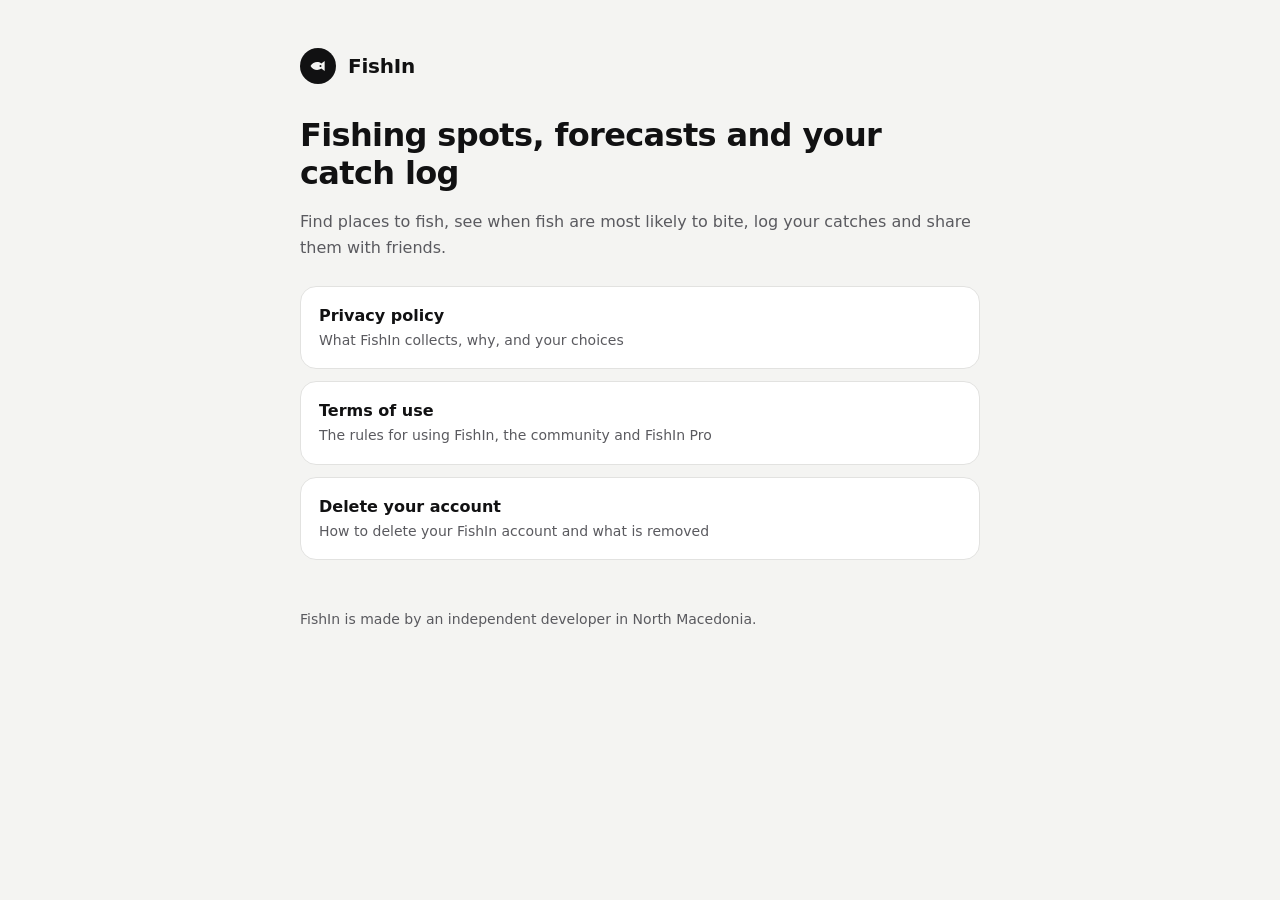
<file: index.html>
<!doctype html>
<html lang="en">
<head>
<meta charset="utf-8">
<meta name="viewport" content="width=device-width, initial-scale=1">
<title>FishIn: Fishing Log &amp; Spots</title>
<meta name="description" content="FishIn: fishing spots, forecasts, a catch log and friends.">
<link rel="stylesheet" href="style.css">
</head>
<body>
<main>
  <header>
    <div class="mark"><svg viewBox="0 0 24 24" aria-hidden="true"><path d="M3 12c3-5 9-6 13-3l4-3v12l-4-3c-4 3-10 2-13-3zm12-1.2a1.2 1.2 0 1 0 0 2.4 1.2 1.2 0 0 0 0-2.4z"/></svg></div>
    <a href="./">FishIn</a>
  </header>
  <h1>Fishing spots, forecasts and your catch log</h1>
  <p class="muted">Find places to fish, see when fish are most likely to bite, log your catches and share them with friends.</p>
  <div class="links">
    <a href="privacy.html">Privacy policy<span>What FishIn collects, why, and your choices</span></a>
    <a href="terms.html">Terms of use<span>The rules for using FishIn, the community and FishIn Pro</span></a>
    <a href="delete-account.html">Delete your account<span>How to delete your FishIn account and what is removed</span></a>
  </div>
  <footer>FishIn is made by an independent developer in North Macedonia.</footer>
</main>
</body>
</html>
</file>
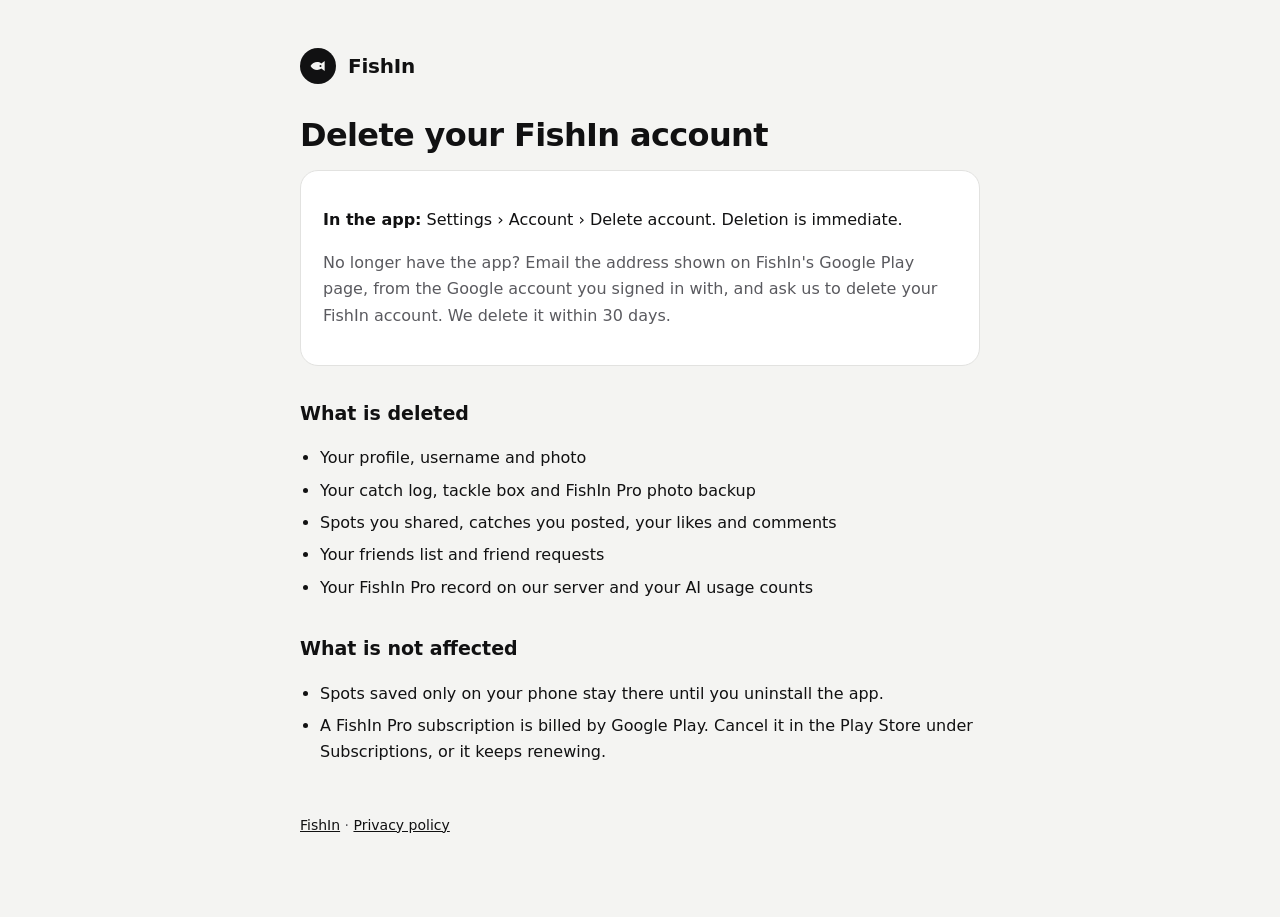
<file: delete-account.html>
<!doctype html>
<html lang="en">
<head>
<meta charset="utf-8">
<meta name="viewport" content="width=device-width, initial-scale=1">
<title>Delete your account · FishIn</title>
<link rel="stylesheet" href="style.css">
</head>
<body>
<main>
  <header>
    <div class="mark"><svg viewBox="0 0 24 24" aria-hidden="true"><path d="M3 12c3-5 9-6 13-3l4-3v12l-4-3c-4 3-10 2-13-3zm12-1.2a1.2 1.2 0 1 0 0 2.4 1.2 1.2 0 0 0 0-2.4z"/></svg></div>
    <a href="./">FishIn</a>
  </header>
  <h1>Delete your FishIn account</h1>

  <div class="card">
    <p><b>In the app:</b> Settings › Account › Delete account. Deletion is immediate.</p>
    <p class="muted">No longer have the app? Email the address shown on FishIn's Google Play page, from the Google account you
    signed in with, and ask us to delete your FishIn account. We delete it within 30 days.</p>
  </div>

  <h2>What is deleted</h2>
  <ul>
    <li>Your profile, username and photo</li>
    <li>Your catch log, tackle box and FishIn Pro photo backup</li>
    <li>Spots you shared, catches you posted, your likes and comments</li>
    <li>Your friends list and friend requests</li>
    <li>Your FishIn Pro record on our server and your AI usage counts</li>
  </ul>

  <h2>What is not affected</h2>
  <ul>
    <li>Spots saved only on your phone stay there until you uninstall the app.</li>
    <li>A FishIn Pro subscription is billed by Google Play. Cancel it in the Play Store under Subscriptions, or it keeps renewing.</li>
  </ul>

  <footer><a href="./">FishIn</a> · <a href="privacy.html">Privacy policy</a></footer>
</main>
</body>
</html>
</file>
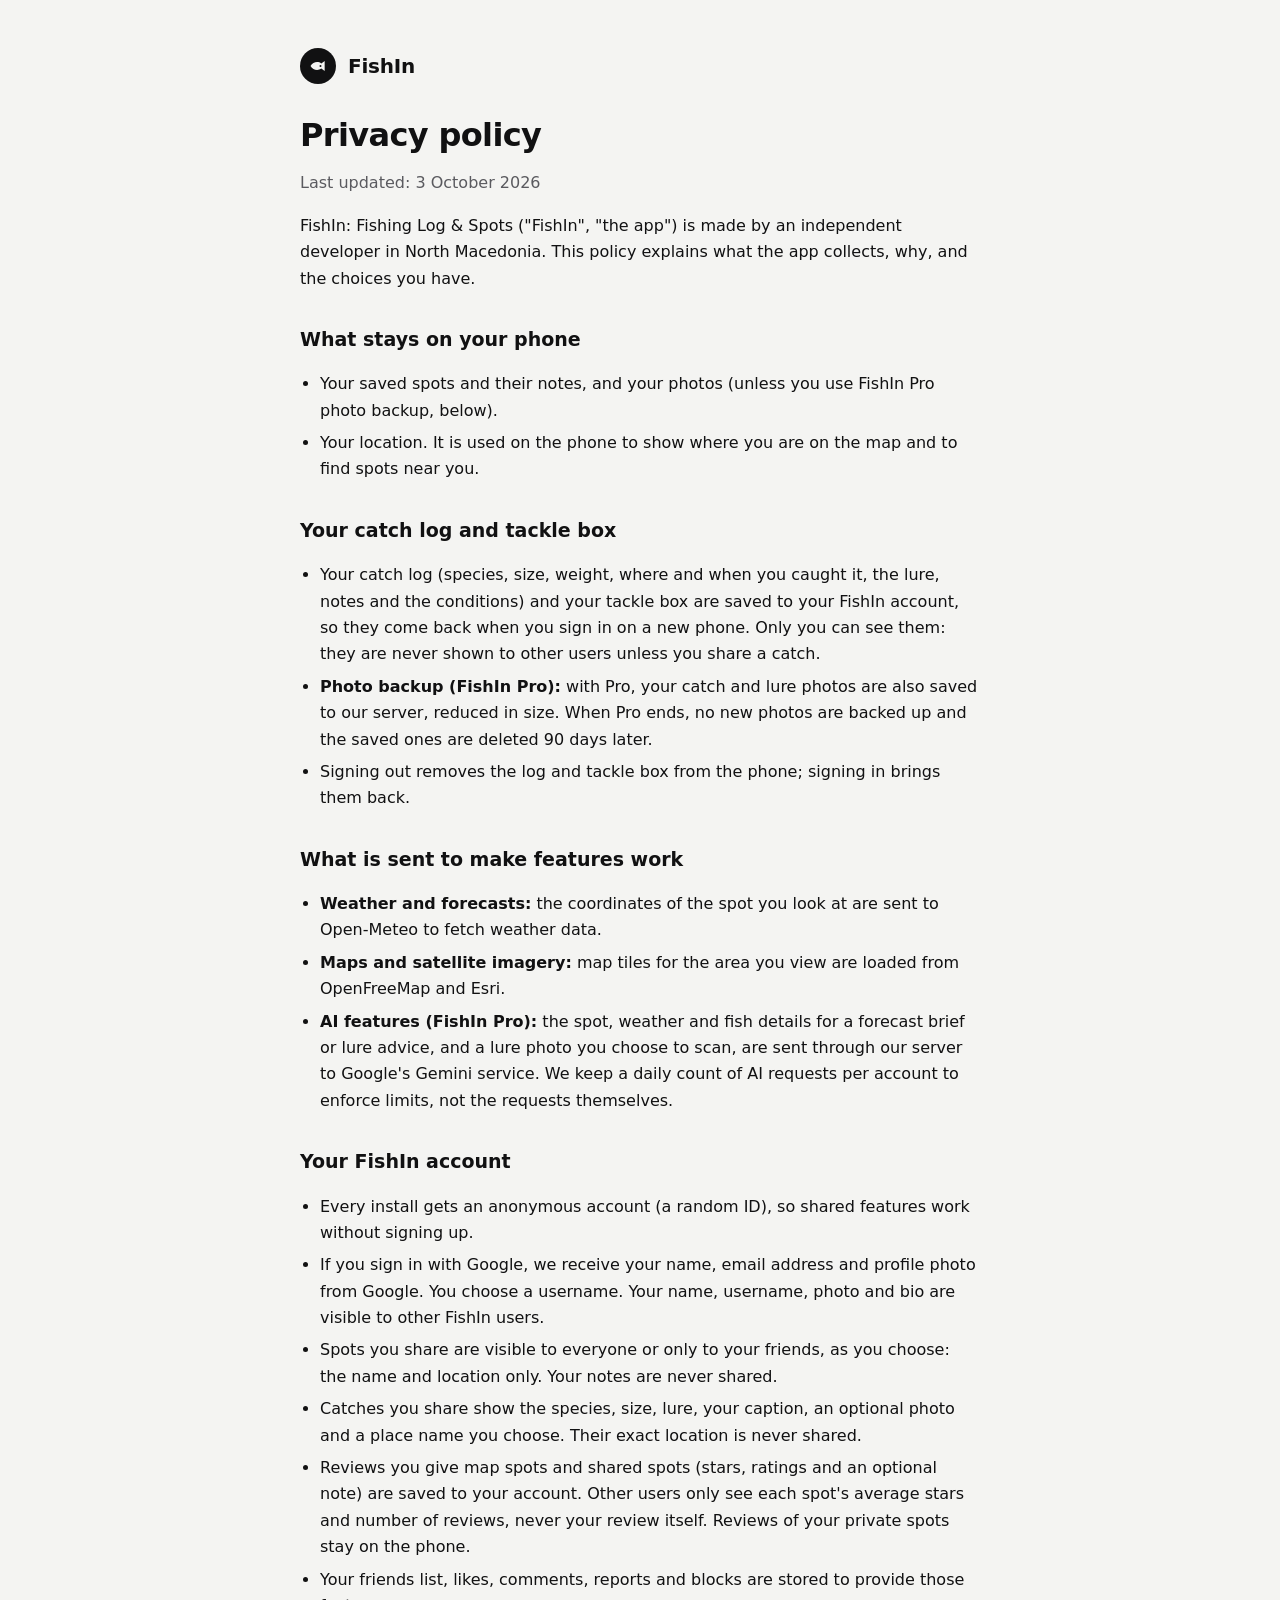
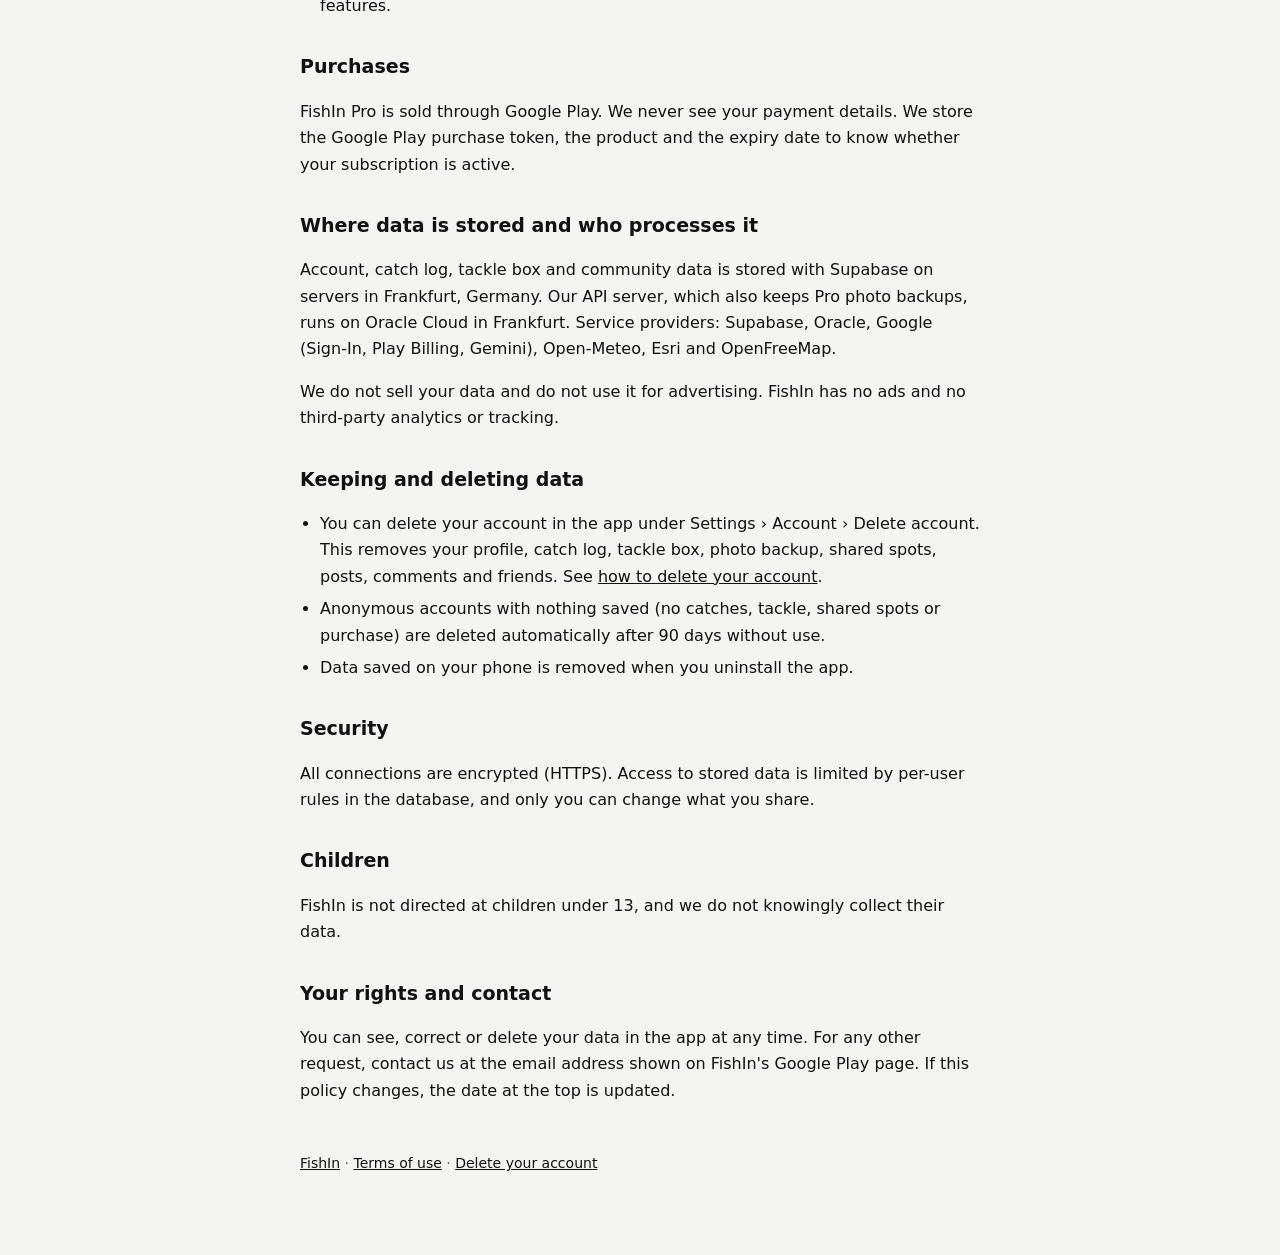
<file: privacy.html>
<!doctype html>
<html lang="en">
<head>
<meta charset="utf-8">
<meta name="viewport" content="width=device-width, initial-scale=1">
<title>Privacy policy · FishIn</title>
<link rel="stylesheet" href="style.css">
</head>
<body>
<main>
  <header>
    <div class="mark"><svg viewBox="0 0 24 24" aria-hidden="true"><path d="M3 12c3-5 9-6 13-3l4-3v12l-4-3c-4 3-10 2-13-3zm12-1.2a1.2 1.2 0 1 0 0 2.4 1.2 1.2 0 0 0 0-2.4z"/></svg></div>
    <a href="./">FishIn</a>
  </header>
  <h1>Privacy policy</h1>
  <p class="muted">Last updated: 3 October 2026</p>
  <p>FishIn: Fishing Log &amp; Spots ("FishIn", "the app") is made by an independent developer in North Macedonia.
  This policy explains what the app collects, why, and the choices you have.</p>

  <h2>What stays on your phone</h2>
  <ul>
    <li>Your saved spots and their notes, and your photos (unless you use FishIn Pro photo backup, below).</li>
    <li>Your location. It is used on the phone to show where you are on the map and to find spots near you.</li>
  </ul>

  <h2>Your catch log and tackle box</h2>
  <ul>
    <li>Your catch log (species, size, weight, where and when you caught it, the lure, notes and the conditions) and your
    tackle box are saved to your FishIn account, so they come back when you sign in on a new phone. Only you can see
    them: they are never shown to other users unless you share a catch.</li>
    <li><b>Photo backup (FishIn Pro):</b> with Pro, your catch and lure photos are also saved to our server, reduced in
    size. When Pro ends, no new photos are backed up and the saved ones are deleted 90 days later.</li>
    <li>Signing out removes the log and tackle box from the phone; signing in brings them back.</li>
  </ul>
  
  <h2>What is sent to make features work</h2>
  <ul>
    <li><b>Weather and forecasts:</b> the coordinates of the spot you look at are sent to Open-Meteo to fetch weather data.</li>
    <li><b>Maps and satellite imagery:</b> map tiles for the area you view are loaded from OpenFreeMap and Esri.</li>
    <li><b>AI features (FishIn Pro):</b> the spot, weather and fish details for a forecast brief or lure advice, and a lure
      photo you choose to scan, are sent through our server to Google's Gemini service. We keep a daily count of AI requests
      per account to enforce limits, not the requests themselves.</li>
  </ul>

  <h2>Your FishIn account</h2>
  <ul>
    <li>Every install gets an anonymous account (a random ID), so shared features work without signing up.</li>
    <li>If you sign in with Google, we receive your name, email address and profile photo from Google. You choose a username.
      Your name, username, photo and bio are visible to other FishIn users.</li>
    <li>Spots you share are visible to everyone or only to your friends, as you choose: the name and location only. Your notes
      are never shared.</li>
    <li>Catches you share show the species, size, lure, your caption, an optional photo and a place name you choose. Their
      exact location is never shared.</li>
    <li>Reviews you give map spots and shared spots (stars, ratings and an optional note) are saved to your account. Other users
      only see each spot's average stars and number of reviews, never your review itself. Reviews of your private spots stay on the phone.</li>
    <li>Your friends list, likes, comments, reports and blocks are stored to provide those features.</li>
  </ul>

  <h2>Purchases</h2>
  <p>FishIn Pro is sold through Google Play. We never see your payment details. We store the Google Play purchase token,
  the product and the expiry date to know whether your subscription is active.</p>

  <h2>Where data is stored and who processes it</h2>
  <p>Account, catch log, tackle box and community data is stored with Supabase on servers in Frankfurt, Germany. Our API server, which also keeps Pro photo backups, runs on Oracle Cloud
  in Frankfurt. Service providers: Supabase, Oracle, Google (Sign-In, Play Billing, Gemini), Open-Meteo, Esri and OpenFreeMap.</p>
  <p>We do not sell your data and do not use it for advertising. FishIn has no ads and no third-party analytics or tracking.</p>

  <h2>Keeping and deleting data</h2>
  <ul>
    <li>You can delete your account in the app under Settings › Account › Delete account. This removes your profile, catch log, tackle box, photo backup,
      shared spots, posts, comments and friends. See <a href="delete-account.html">how to delete your account</a>.</li>
    <li>Anonymous accounts with nothing saved (no catches, tackle, shared spots or purchase) are deleted automatically after 90 days without use.</li>
    <li>Data saved on your phone is removed when you uninstall the app.</li>
  </ul>

  <h2>Security</h2>
  <p>All connections are encrypted (HTTPS). Access to stored data is limited by per-user rules in the database, and only you
  can change what you share.</p>

  <h2>Children</h2>
  <p>FishIn is not directed at children under 13, and we do not knowingly collect their data.</p>

  <h2>Your rights and contact</h2>
  <p>You can see, correct or delete your data in the app at any time. For any other request, contact us at the email address
  shown on FishIn's Google Play page. If this policy changes, the date at the top is updated.</p>

  <footer><a href="./">FishIn</a> · <a href="terms.html">Terms of use</a> · <a href="delete-account.html">Delete your account</a></footer>
</main>
</body>
</html>
</file>
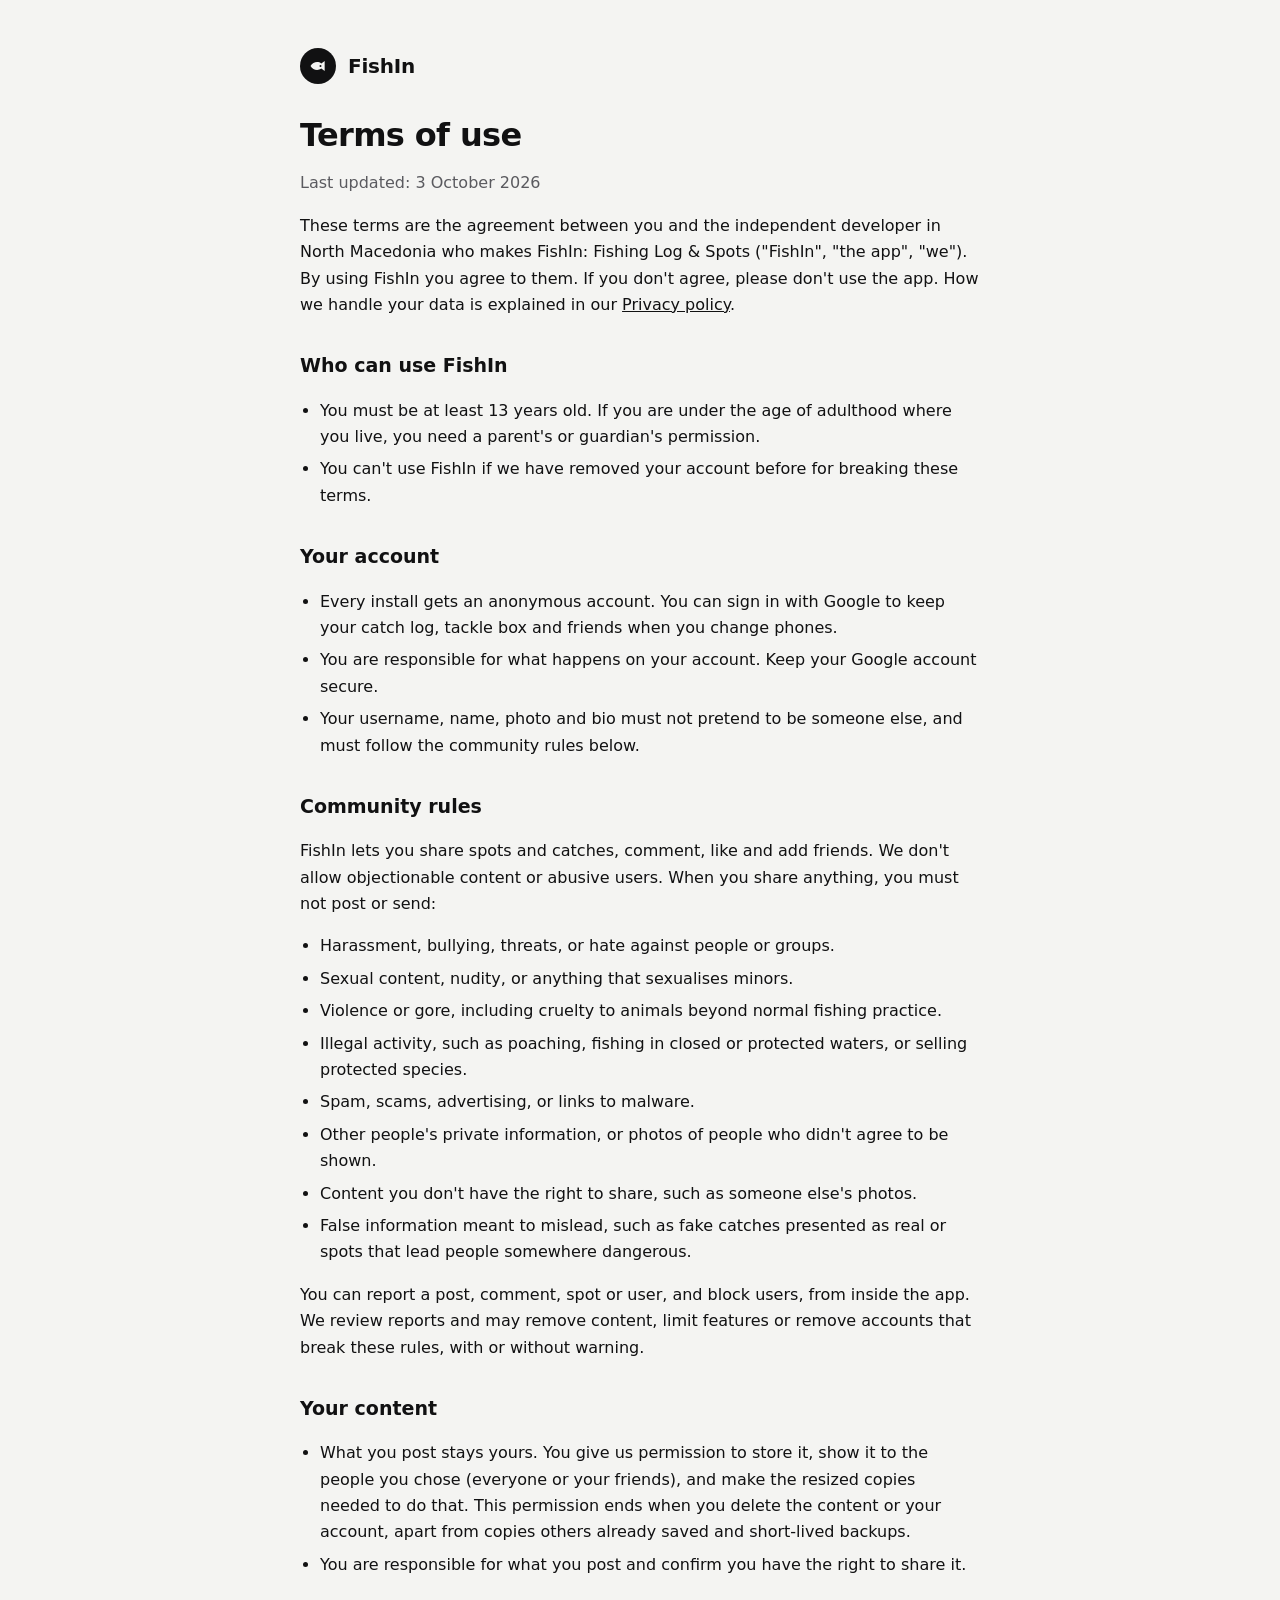
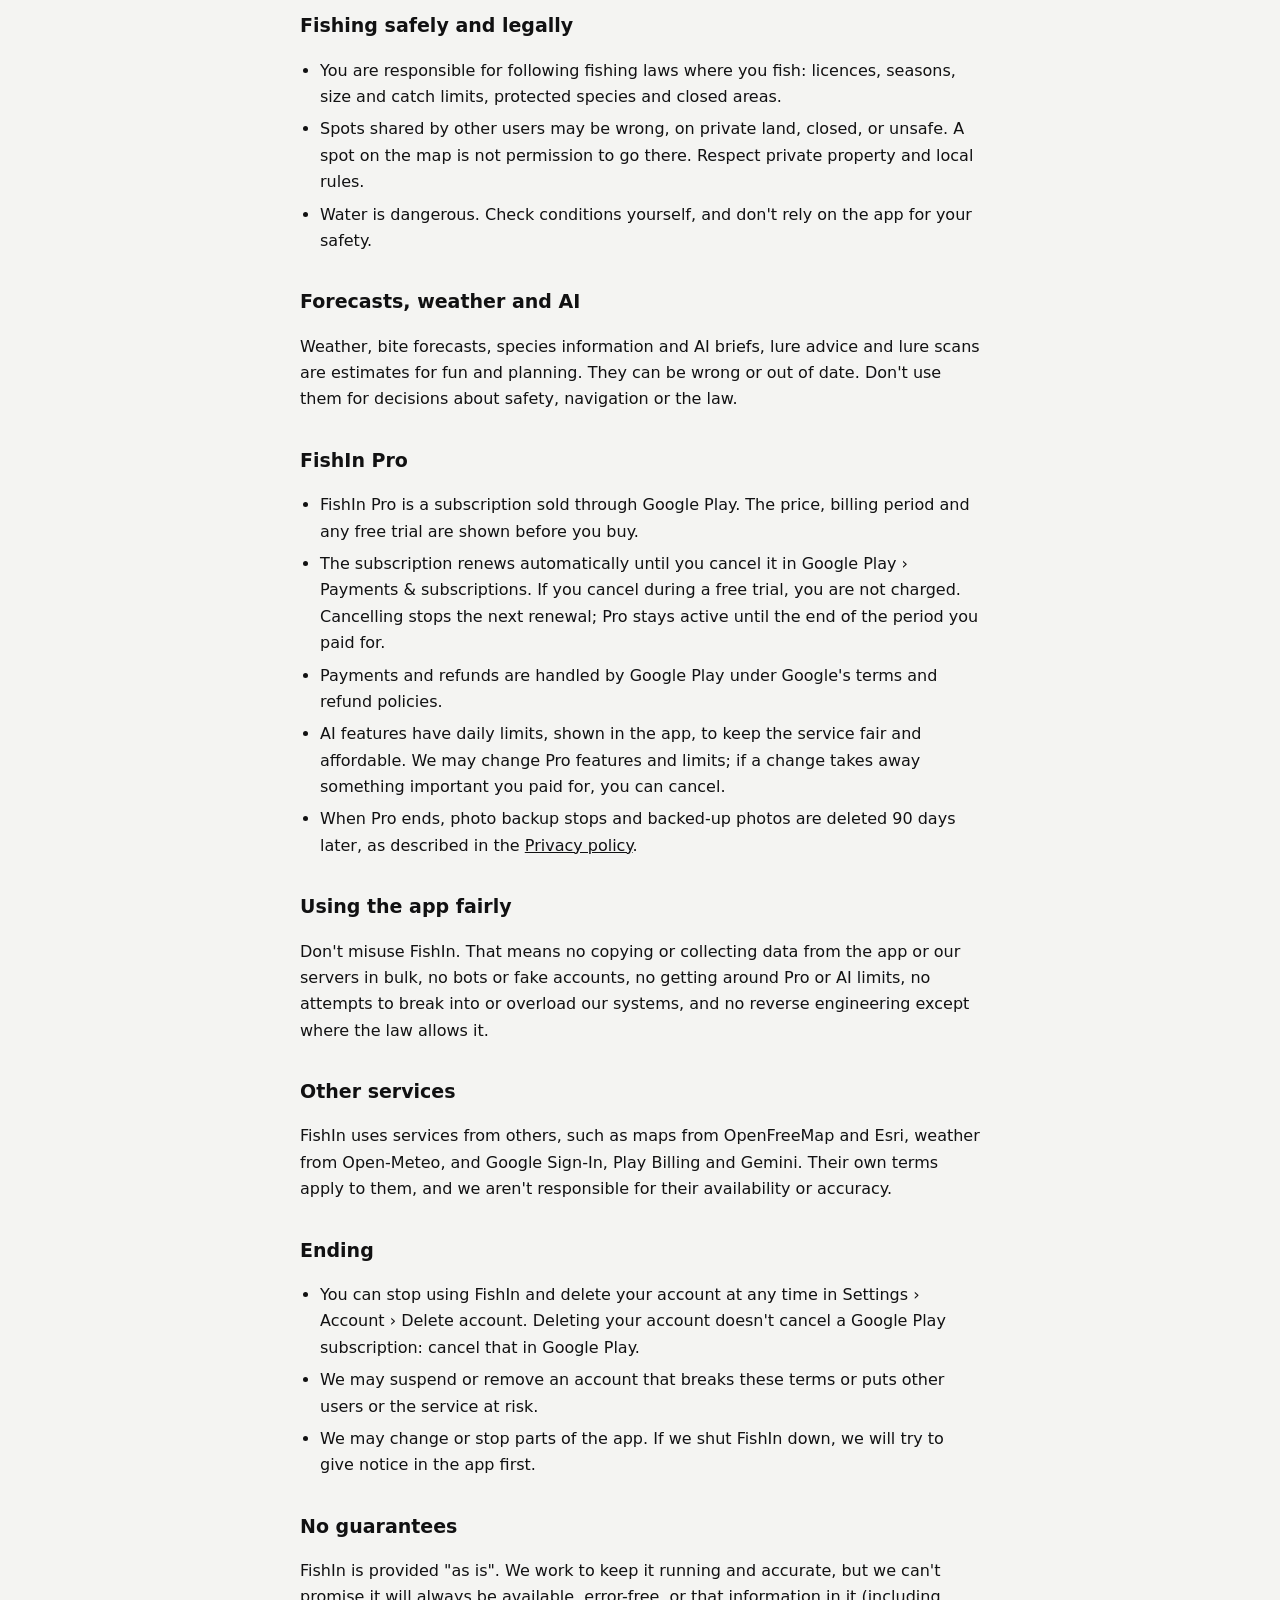
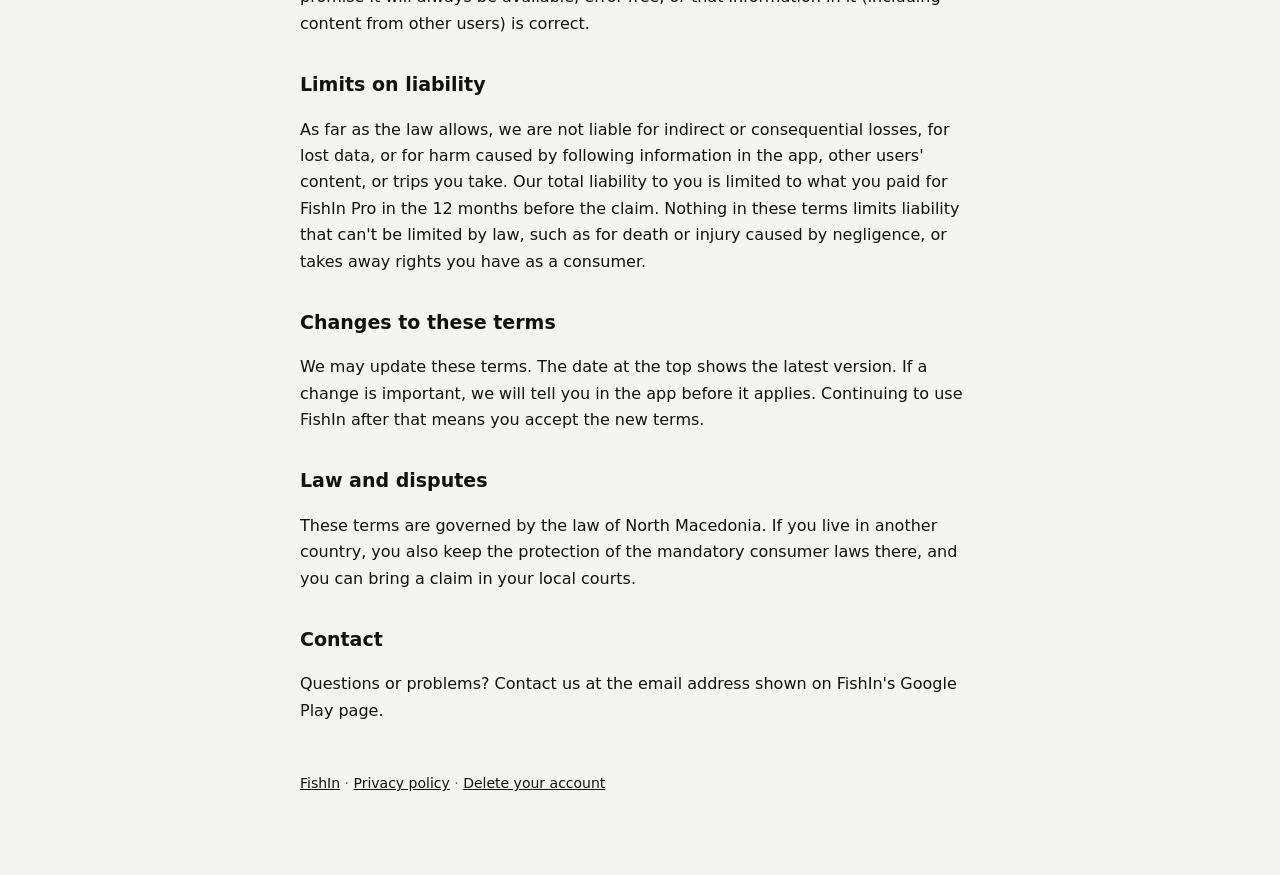
<file: terms.html>
<!doctype html>
<html lang="en">
<head>
<meta charset="utf-8">
<meta name="viewport" content="width=device-width, initial-scale=1">
<title>Terms of use · FishIn</title>
<link rel="stylesheet" href="style.css">
</head>
<body>
<main>
  <header>
    <div class="mark"><svg viewBox="0 0 24 24" aria-hidden="true"><path d="M3 12c3-5 9-6 13-3l4-3v12l-4-3c-4 3-10 2-13-3zm12-1.2a1.2 1.2 0 1 0 0 2.4 1.2 1.2 0 0 0 0-2.4z"/></svg></div>
    <a href="./">FishIn</a>
  </header>
  <h1>Terms of use</h1>
  <p class="muted">Last updated: 3 October 2026</p>
  <p>These terms are the agreement between you and the independent developer in North Macedonia who makes
  FishIn: Fishing Log &amp; Spots ("FishIn", "the app", "we"). By using FishIn you agree to them. If you don't agree,
  please don't use the app. How we handle your data is explained in our <a href="privacy.html">Privacy policy</a>.</p>

  <h2>Who can use FishIn</h2>
  <ul>
    <li>You must be at least 13 years old. If you are under the age of adulthood where you live, you need a parent's or
    guardian's permission.</li>
    <li>You can't use FishIn if we have removed your account before for breaking these terms.</li>
  </ul>

  <h2>Your account</h2>
  <ul>
    <li>Every install gets an anonymous account. You can sign in with Google to keep your catch log, tackle box and friends
    when you change phones.</li>
    <li>You are responsible for what happens on your account. Keep your Google account secure.</li>
    <li>Your username, name, photo and bio must not pretend to be someone else, and must follow the community rules below.</li>
  </ul>

  <h2>Community rules</h2>
  <p>FishIn lets you share spots and catches, comment, like and add friends. We don't allow objectionable content or
  abusive users. When you share anything, you must not post or send:</p>
  <ul>
    <li>Harassment, bullying, threats, or hate against people or groups.</li>
    <li>Sexual content, nudity, or anything that sexualises minors.</li>
    <li>Violence or gore, including cruelty to animals beyond normal fishing practice.</li>
    <li>Illegal activity, such as poaching, fishing in closed or protected waters, or selling protected species.</li>
    <li>Spam, scams, advertising, or links to malware.</li>
    <li>Other people's private information, or photos of people who didn't agree to be shown.</li>
    <li>Content you don't have the right to share, such as someone else's photos.</li>
    <li>False information meant to mislead, such as fake catches presented as real or spots that lead people somewhere dangerous.</li>
  </ul>
  <p>You can report a post, comment, spot or user, and block users, from inside the app. We review reports and may remove
  content, limit features or remove accounts that break these rules, with or without warning.</p>

  <h2>Your content</h2>
  <ul>
    <li>What you post stays yours. You give us permission to store it, show it to the people you chose (everyone or your
    friends), and make the resized copies needed to do that. This permission ends when you delete the content or your account,
    apart from copies others already saved and short-lived backups.</li>
    <li>You are responsible for what you post and confirm you have the right to share it.</li>
  </ul>

  <h2>Fishing safely and legally</h2>
  <ul>
    <li>You are responsible for following fishing laws where you fish: licences, seasons, size and catch limits, protected
    species and closed areas.</li>
    <li>Spots shared by other users may be wrong, on private land, closed, or unsafe. A spot on the map is not permission to
    go there. Respect private property and local rules.</li>
    <li>Water is dangerous. Check conditions yourself, and don't rely on the app for your safety.</li>
  </ul>

  <h2>Forecasts, weather and AI</h2>
  <p>Weather, bite forecasts, species information and AI briefs, lure advice and lure scans are estimates for fun and
  planning. They can be wrong or out of date. Don't use them for decisions about safety, navigation or the law.</p>

  <h2>FishIn Pro</h2>
  <ul>
    <li>FishIn Pro is a subscription sold through Google Play. The price, billing period and any free trial are shown before
    you buy.</li>
    <li>The subscription renews automatically until you cancel it in Google Play › Payments &amp; subscriptions. If you
    cancel during a free trial, you are not charged. Cancelling stops the next renewal; Pro stays active until the end of the
    period you paid for.</li>
    <li>Payments and refunds are handled by Google Play under Google's terms and refund policies.</li>
    <li>AI features have daily limits, shown in the app, to keep the service fair and affordable. We may change Pro features
    and limits; if a change takes away something important you paid for, you can cancel.</li>
    <li>When Pro ends, photo backup stops and backed-up photos are deleted 90 days later, as described in the
    <a href="privacy.html">Privacy policy</a>.</li>
  </ul>

  <h2>Using the app fairly</h2>
  <p>Don't misuse FishIn. That means no copying or collecting data from the app or our servers in bulk, no bots or fake
  accounts, no getting around Pro or AI limits, no attempts to break into or overload our systems, and no reverse
  engineering except where the law allows it.</p>

  <h2>Other services</h2>
  <p>FishIn uses services from others, such as maps from OpenFreeMap and Esri, weather from Open-Meteo, and Google
  Sign-In, Play Billing and Gemini. Their own terms apply to them, and we aren't responsible for their availability or accuracy.</p>

  <h2>Ending</h2>
  <ul>
    <li>You can stop using FishIn and delete your account at any time in Settings › Account › Delete account. Deleting your
    account doesn't cancel a Google Play subscription: cancel that in Google Play.</li>
    <li>We may suspend or remove an account that breaks these terms or puts other users or the service at risk.</li>
    <li>We may change or stop parts of the app. If we shut FishIn down, we will try to give notice in the app first.</li>
  </ul>

  <h2>No guarantees</h2>
  <p>FishIn is provided "as is". We work to keep it running and accurate, but we can't promise it will always be
  available, error-free, or that information in it (including content from other users) is correct.</p>

  <h2>Limits on liability</h2>
  <p>As far as the law allows, we are not liable for indirect or consequential losses, for lost data, or for harm caused by
  following information in the app, other users' content, or trips you take. Our total liability to you is limited to what
  you paid for FishIn Pro in the 12 months before the claim. Nothing in these terms limits liability that can't be limited
  by law, such as for death or injury caused by negligence, or takes away rights you have as a consumer.</p>

  <h2>Changes to these terms</h2>
  <p>We may update these terms. The date at the top shows the latest version. If a change is important, we will tell you in
  the app before it applies. Continuing to use FishIn after that means you accept the new terms.</p>

  <h2>Law and disputes</h2>
  <p>These terms are governed by the law of North Macedonia. If you live in another country, you also keep the protection
  of the mandatory consumer laws there, and you can bring a claim in your local courts.</p>

  <h2>Contact</h2>
  <p>Questions or problems? Contact us at the email address shown on FishIn's Google Play page.</p>

  <footer><a href="./">FishIn</a> · <a href="privacy.html">Privacy policy</a> · <a href="delete-account.html">Delete your account</a></footer>
</main>
</body>
</html>
</file>
<file: style.css>
:root { --bg: #f4f4f2; --surface: #ffffff; --text: #111112; --muted: #5a5a5f; --line: #e2e2e0; --accent: #111112; }
@media (prefers-color-scheme: dark) {
  :root { --bg: #0a0a0b; --surface: #151516; --text: #f2f2f2; --muted: #a1a1a6; --line: #2a2a2c; --accent: #f2f2f2; }
}
* { box-sizing: border-box; }
body { margin: 0; background: var(--bg); color: var(--text); font: 16px/1.65 system-ui, -apple-system, "Segoe UI", Roboto, sans-serif; }
main { max-width: 720px; margin: 0 auto; padding: 48px 20px 80px; }
header { display: flex; align-items: center; gap: 12px; margin-bottom: 32px; }
header a { color: var(--text); text-decoration: none; font-weight: 700; font-size: 20px; letter-spacing: -0.01em; }
.mark { width: 36px; height: 36px; border-radius: 50%; background: var(--accent); display: grid; place-items: center; }
.mark svg { width: 20px; height: 20px; fill: var(--bg); }
h1 { font-size: 32px; line-height: 1.2; letter-spacing: -0.02em; margin: 0 0 8px; }
h2 { font-size: 19px; margin: 32px 0 8px; }
p, li { color: var(--text); }
.muted { color: var(--muted); }
ul { padding-left: 20px; }
li { margin: 6px 0; }
a { color: var(--text); }
.card { background: var(--surface); border: 1px solid var(--line); border-radius: 18px; padding: 20px 22px; margin: 16px 0; }
.links { display: grid; gap: 12px; margin-top: 24px; }
.links a { display: block; background: var(--surface); border: 1px solid var(--line); border-radius: 16px; padding: 16px 18px; text-decoration: none; font-weight: 600; }
.links a span { display: block; font-weight: 400; color: var(--muted); font-size: 14px; }
footer { margin-top: 48px; color: var(--muted); font-size: 14px; }
</file>
